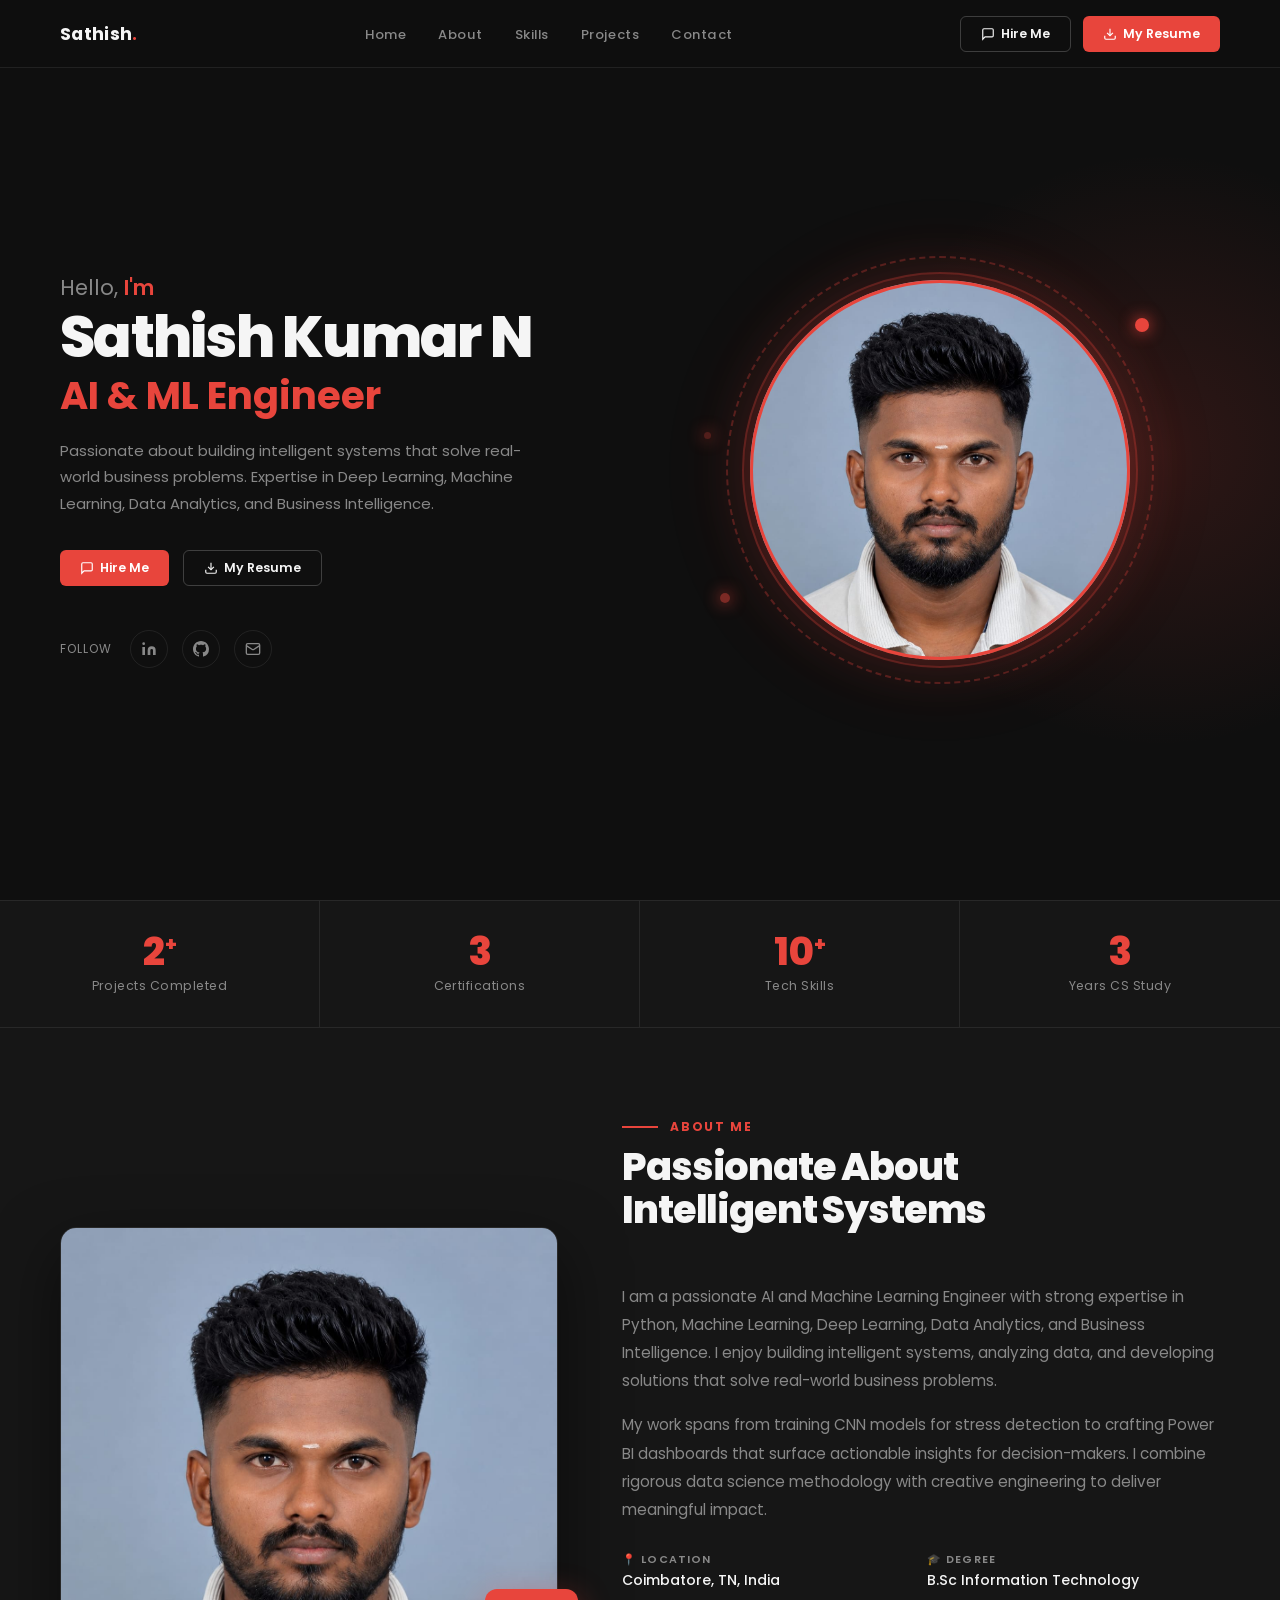
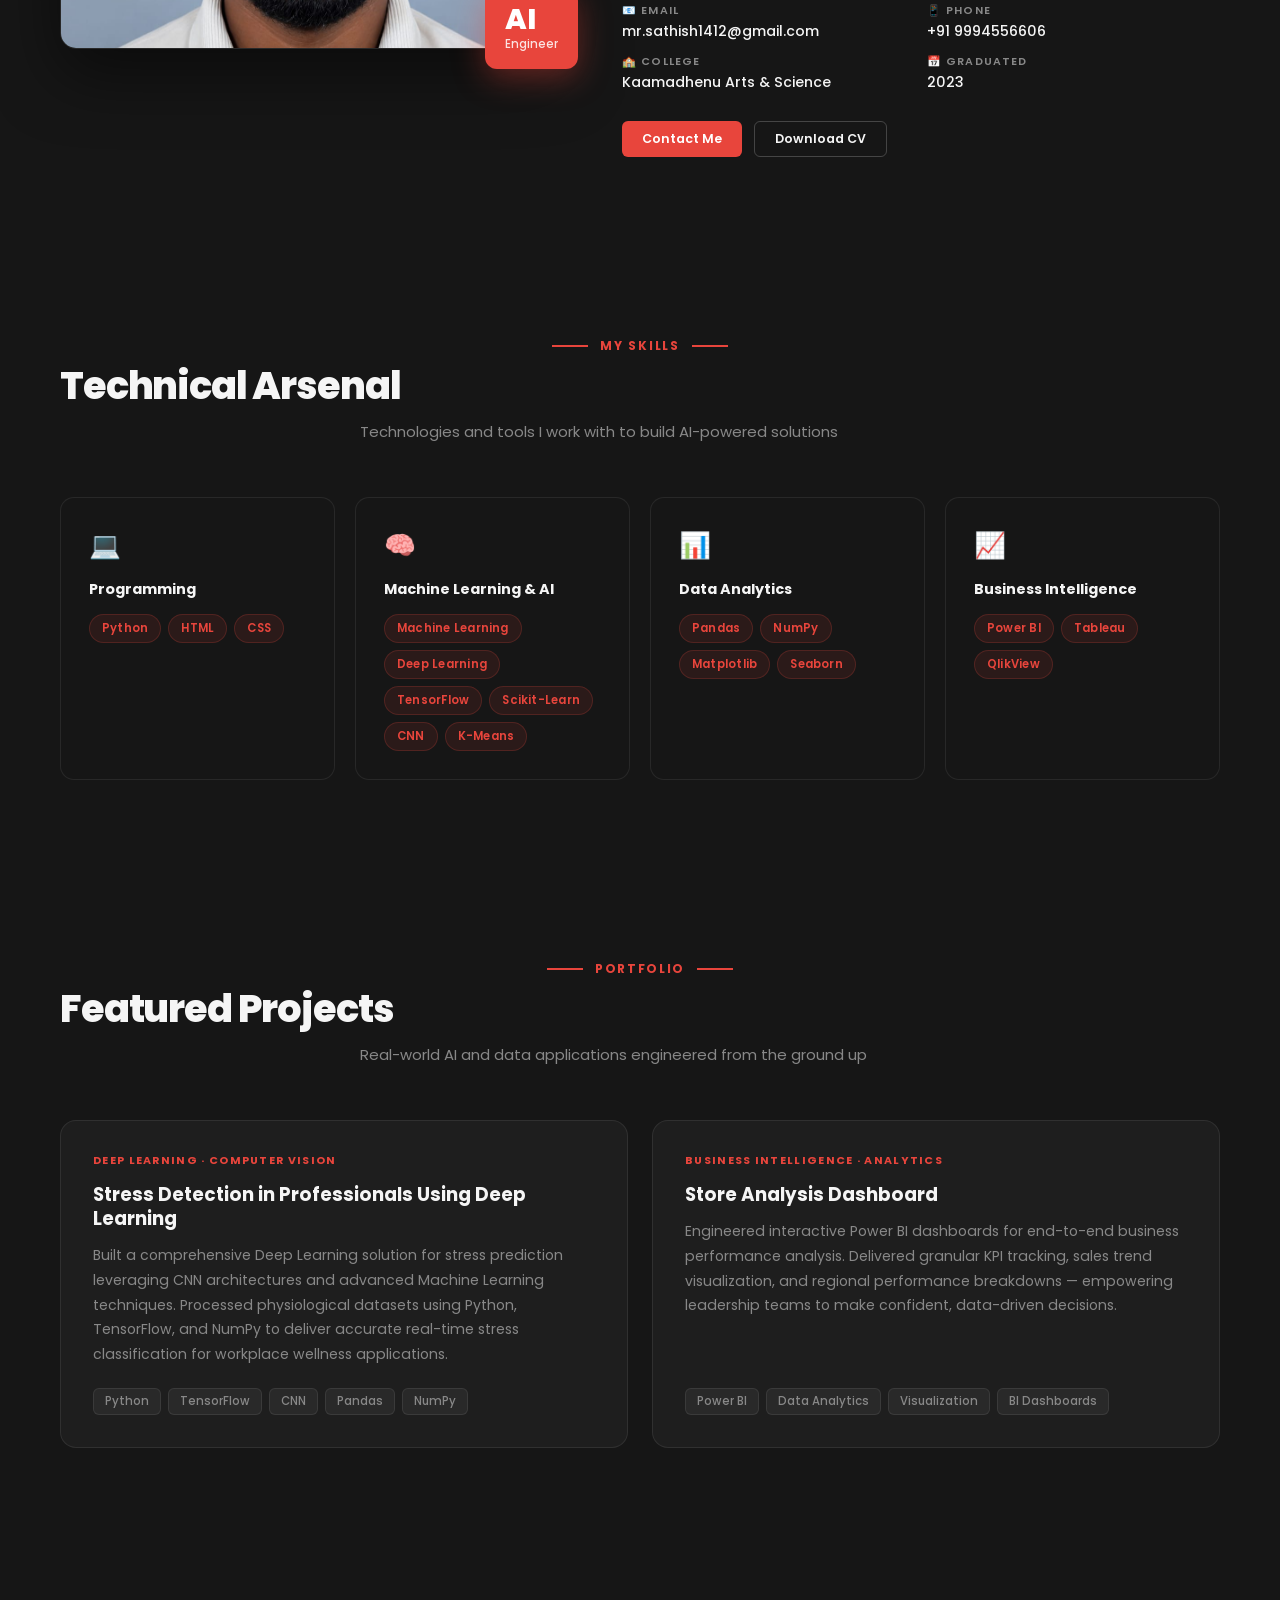
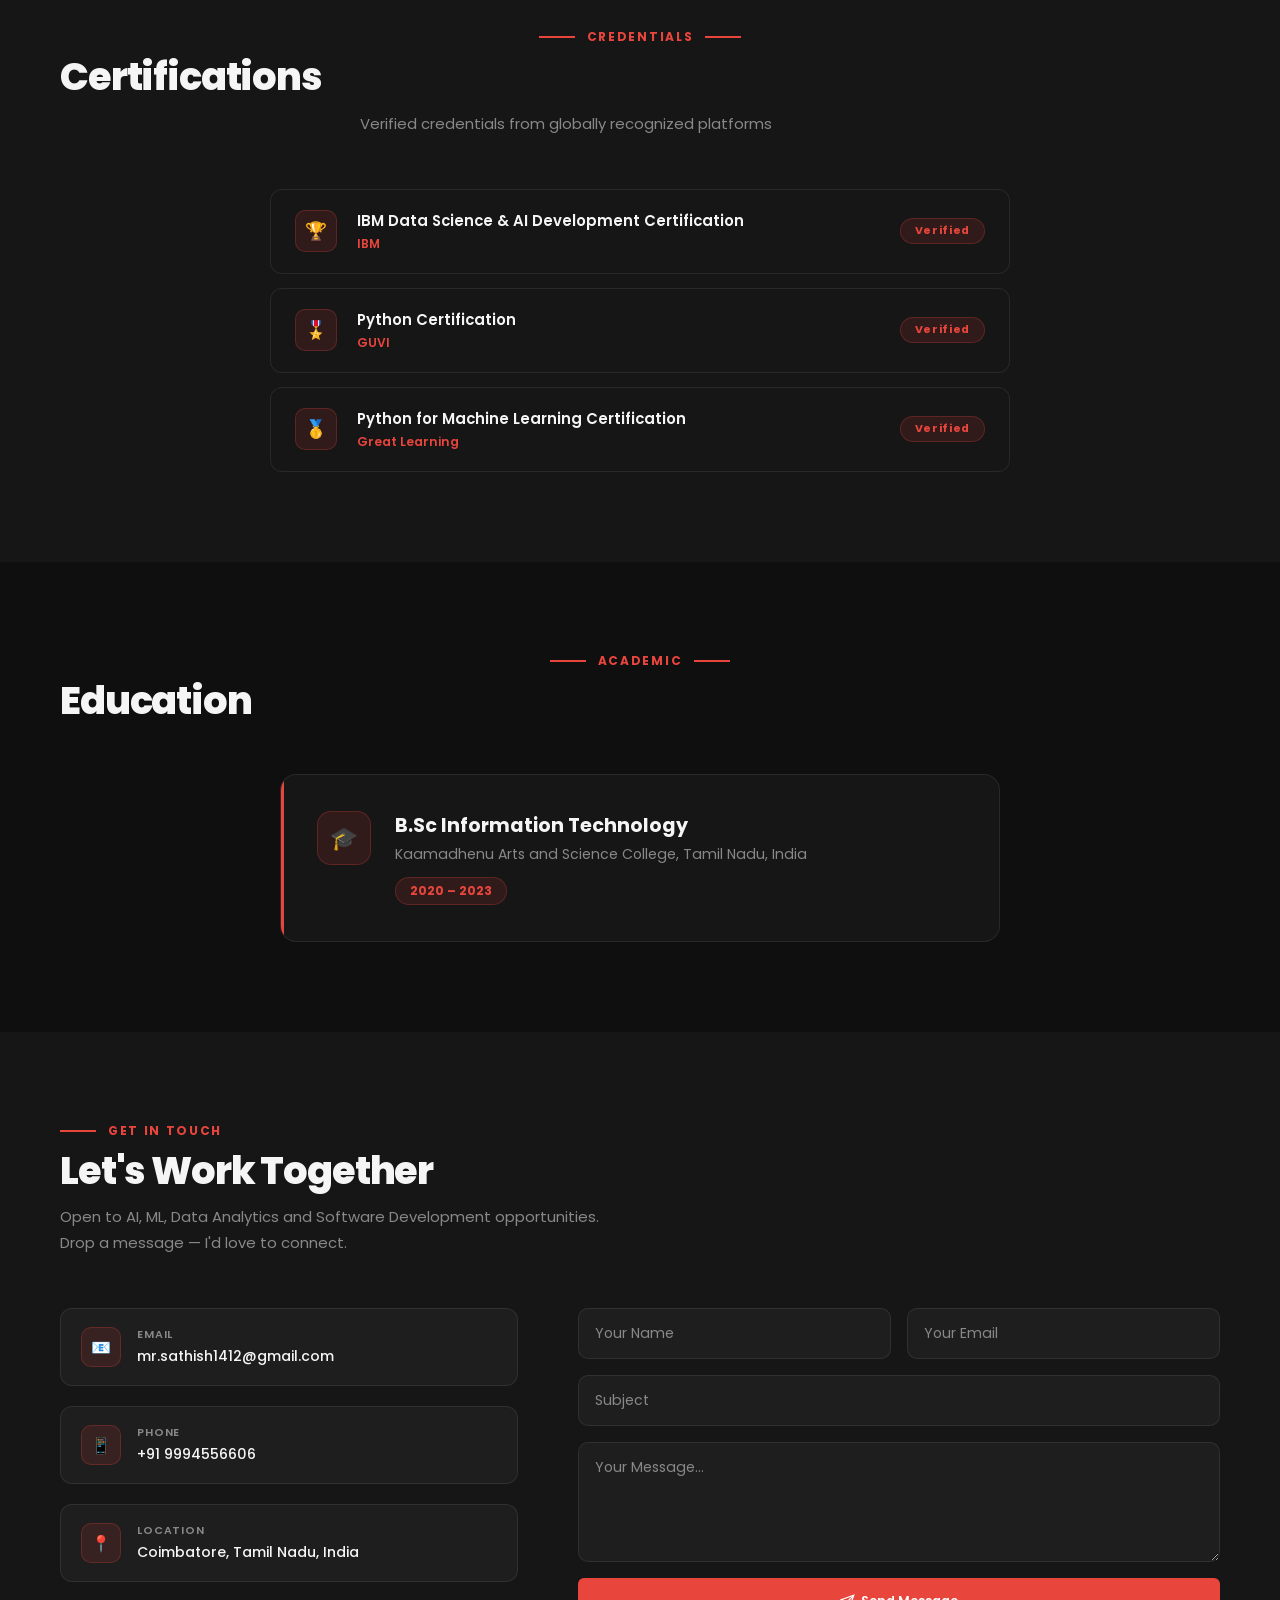
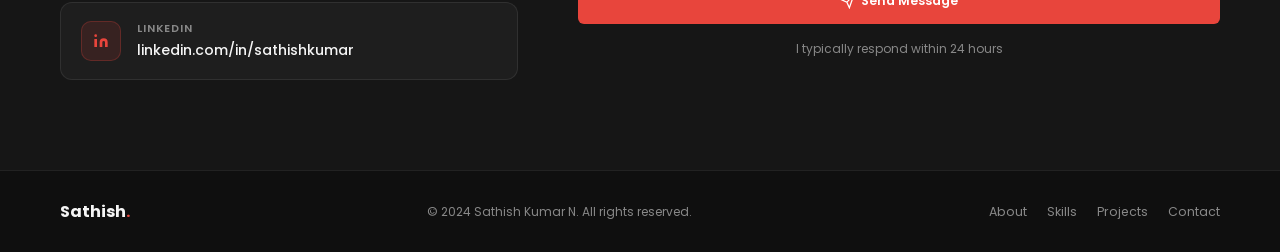
<file: index.html>
<!DOCTYPE html>
<html lang="en">
<head>
<meta charset="UTF-8">
<meta name="viewport" content="width=device-width, initial-scale=1.0">
<meta name="description" content="Sathish Kumar N — AI Engineer, Machine Learning Engineer, Data Analyst. Coimbatore, Tamil Nadu, India.">
<title>Sathish Kumar N — AI & ML </title>
<link rel="preconnect" href="https://fonts.googleapis.com">
<link rel="preconnect" href="https://fonts.gstatic.com" crossorigin>
<link href="https://fonts.googleapis.com/css2?family=Poppins:wght@300;400;500;600;700;800;900&family=Inter:wght@300;400;500;600&display=swap" rel="stylesheet">
<link rel="stylesheet" href="style.css">
</head>
<body>

<!-- NAV -->
<nav id="topnav">
  <div class="nav-logo">Sathish<span>.</span></div>
  <ul class="nav-links">
    <li><a onclick="goto('hero')">Home</a></li>
    <li><a onclick="goto('about')">About</a></li>
    <li><a onclick="goto('skills')">Skills</a></li>
    <li><a onclick="goto('projects')">Projects</a></li>
    <li><a onclick="goto('contact')">Contact</a></li>
  </ul>
  <div class="nav-btns">
    <a class="btn-outline" onclick="goto('contact')">
      <svg width="14" height="14" viewBox="0 0 24 24" fill="none" stroke="currentColor" stroke-width="2"><path d="M21 15a2 2 0 0 1-2 2H7l-4 4V5a2 2 0 0 1 2-2h14a2 2 0 0 1 2 2z"/></svg>
      Hire Me
    </a>
    <a class="btn-red" href="Sathish_Kumar_N_Resume.pdf" download="Sathish_Kumar_N_Resume.pdf">
      <svg width="14" height="14" viewBox="0 0 24 24" fill="none" stroke="currentColor" stroke-width="2"><path d="M21 15v4a2 2 0 0 1-2 2H5a2 2 0 0 1-2-2v-4"/><polyline points="7 10 12 15 17 10"/><line x1="12" y1="15" x2="12" y2="3"/></svg>
      My Resume
    </a>
  </div>
  <button class="hamburger" id="ham" aria-label="Menu">
    <svg width="20" height="20" viewBox="0 0 24 24" fill="none" stroke="currentColor" stroke-width="2"><line x1="3" y1="6" x2="21" y2="6"/><line x1="3" y1="12" x2="21" y2="12"/><line x1="3" y1="18" x2="21" y2="18"/></svg>
  </button>
</nav>

<!-- HERO -->
<section id="hero">
  <div class="hero-bg-glow"></div>
  <div class="hero-left fi">
    <div class="hero-greeting">Hello, <span>I'm</span></div>
    <h1 class="hero-name">Sathish Kumar N</h1>
    <div class="hero-title">AI & ML Engineer</div>
    <p class="hero-bio">Passionate about building intelligent systems that solve real-world business problems. Expertise in Deep Learning, Machine Learning, Data Analytics, and Business Intelligence.</p>
    <div class="hero-actions">
      <button class="btn-red" onclick="goto('contact')">
        <svg width="14" height="14" viewBox="0 0 24 24" fill="none" stroke="currentColor" stroke-width="2"><path d="M21 15a2 2 0 0 1-2 2H7l-4 4V5a2 2 0 0 1 2-2h14a2 2 0 0 1 2 2z"/></svg>
        Hire Me
      </button>
      <a class="btn-outline" href="Sathish_Kumar_N_Resume.pdf" download="Sathish_Kumar_N_Resume.pdf">
        <svg width="14" height="14" viewBox="0 0 24 24" fill="none" stroke="currentColor" stroke-width="2"><path d="M21 15v4a2 2 0 0 1-2 2H5a2 2 0 0 1-2-2v-4"/><polyline points="7 10 12 15 17 10"/><line x1="12" y1="15" x2="12" y2="3"/></svg>
        My Resume
      </a>
    </div>
    <div class="hero-social">
      <span class="social-label">Follow</span>
      <a class="social-btn" href="https://linkedin.com" target="_blank" title="LinkedIn">
        <svg width="16" height="16" viewBox="0 0 24 24" fill="currentColor"><path d="M16 8a6 6 0 0 1 6 6v7h-4v-7a2 2 0 0 0-2-2 2 2 0 0 0-2 2v7h-4v-7a6 6 0 0 1 6-6zM2 9h4v12H2z"/><circle cx="4" cy="4" r="2"/></svg>
      </a>
      <a class="social-btn" href="https://github.com" target="_blank" title="GitHub">
        <svg width="16" height="16" viewBox="0 0 24 24" fill="currentColor"><path d="M12 0C5.37 0 0 5.37 0 12c0 5.31 3.435 9.795 8.205 11.385.6.105.825-.255.825-.57 0-.285-.015-1.23-.015-2.235-3.015.555-3.795-.735-4.035-1.41-.135-.345-.72-1.41-1.23-1.695-.42-.225-1.02-.78-.015-.795.945-.015 1.62.87 1.845 1.23 1.08 1.815 2.805 1.305 3.495.99.105-.78.42-1.305.765-1.605-2.67-.3-5.46-1.335-5.46-5.925 0-1.305.465-2.385 1.23-3.225-.12-.3-.54-1.53.12-3.18 0 0 1.005-.315 3.3 1.23.96-.27 1.98-.405 3-.405s2.04.135 3 .405c2.295-1.56 3.3-1.23 3.3-1.23.66 1.65.24 2.88.12 3.18.765.84 1.23 1.905 1.23 3.225 0 4.605-2.805 5.625-5.475 5.925.435.375.81 1.095.81 2.22 0 1.605-.015 2.895-.015 3.3 0 .315.225.69.825.57A12.02 12.02 0 0 0 24 12c0-6.63-5.37-12-12-12z"/></svg>
      </a>
      <a class="social-btn" href="mailto:mr.sathish1412@gmail.com" title="Email">
        <svg width="16" height="16" viewBox="0 0 24 24" fill="none" stroke="currentColor" stroke-width="2"><rect x="2" y="4" width="20" height="16" rx="2"/><path d="m22 7-8.97 5.7a1.94 1.94 0 0 1-2.06 0L2 7"/></svg>
      </a>
    </div>
  </div>
  <div class="hero-right fi d2">
    <div class="photo-wrap">
      <div class="photo-ring-outer"></div>
      <div class="photo-ring-mid"></div>
      <div class="photo-ring-inner"></div>
      <div class="photo-circle">
        <img src="images/sathish-photo.jpg" alt="Sathish Kumar N — AI & ML Engineer">
      </div>
      <div class="photo-dot d1"></div>
      <div class="photo-dot d2"></div>
      <div class="photo-dot d3"></div>
    </div>
  </div>
</section>

<!-- STATS -->
<div id="stats">
  <div class="stat-item fi"><div class="stat-num">2<sup>+</sup></div><div class="stat-label">Projects Completed</div></div>
  <div class="stat-item fi d1"><div class="stat-num">3</div><div class="stat-label">Certifications</div></div>
  <div class="stat-item fi d2"><div class="stat-num">10<sup>+</sup></div><div class="stat-label">Tech Skills</div></div>
  <div class="stat-item fi d3"><div class="stat-num">3</div><div class="stat-label">Years CS Study</div></div>
</div>

<!-- ABOUT -->
<section id="about" class="section">
  <div class="about-grid">
    <div class="about-photo-wrap fi">
      <div class="about-photo">
        <img src="images/sathish-photo.jpg" alt="Sathish Kumar N">
      </div>
      <div class="about-photo-badge">
        <div class="badge-big">AI</div>
        <div class="badge-small">Engineer</div>
      </div>
    </div>
    <div class="fi d1">
      <div class="section-header">
        <div class="section-eyebrow"><div class="eyebrow-line"></div><span class="eyebrow-text">About Me</span></div>
        <h2 class="section-title">Passionate About<br>Intelligent Systems</h2>
      </div>
      <div class="about-text">
        <p>I am a passionate AI and Machine Learning Engineer with strong expertise in Python, Machine Learning, Deep Learning, Data Analytics, and Business Intelligence. I enjoy building intelligent systems, analyzing data, and developing solutions that solve real-world business problems.</p>
        <p>My work spans from training CNN models for stress detection to crafting Power BI dashboards that surface actionable insights for decision-makers. I combine rigorous data science methodology with creative engineering to deliver meaningful impact.</p>
      </div>
      <div class="about-info">
        <div class="about-info-item"><span class="ai-label">📍 Location</span><span class="ai-value">Coimbatore, TN, India</span></div>
        <div class="about-info-item"><span class="ai-label">🎓 Degree</span><span class="ai-value">B.Sc Information Technology</span></div>
        <div class="about-info-item"><span class="ai-label">📧 Email</span><span class="ai-value">mr.sathish1412@gmail.com</span></div>
        <div class="about-info-item"><span class="ai-label">📱 Phone</span><span class="ai-value">+91 9994556606</span></div>
        <div class="about-info-item"><span class="ai-label">🏫 College</span><span class="ai-value">Kaamadhenu Arts & Science</span></div>
        <div class="about-info-item"><span class="ai-label">📅 Graduated</span><span class="ai-value">2023</span></div>
      </div>
      <div style="margin-top:28px;display:flex;gap:12px;flex-wrap:wrap">
        <a class="btn-red" href="mailto:mr.sathish1412@gmail.com">Contact Me</a>
        <a class="btn-outline" href="resume.pdf" download="Sathish_Kumar_N_Resume.pdf">Download CV</a>
      </div>
    </div>
  </div>
</section>

<!-- SKILLS -->
<section id="skills" class="section" style="background:var(--bg2)">
  <div class="section-header text-center fi">
    <div class="section-eyebrow" style="justify-content:center"><div class="eyebrow-line"></div><span class="eyebrow-text">My Skills</span><div class="eyebrow-line"></div></div>
    <h2 class="section-title">Technical Arsenal</h2>
    <p class="section-sub text-center">Technologies and tools I work with to build AI-powered solutions</p>
  </div>
  <div class="skills-cats">
    <div class="skill-cat-card red fi d1">
      <div class="scc-icon">💻</div>
      <div class="scc-title">Programming</div>
      <div class="scc-tags"><span class="scc-tag">Python</span><span class="scc-tag">HTML</span><span class="scc-tag">CSS</span></div>
    </div>
    <div class="skill-cat-card red fi d2">
      <div class="scc-icon">🧠</div>
      <div class="scc-title">Machine Learning & AI</div>
      <div class="scc-tags"><span class="scc-tag">Machine Learning</span><span class="scc-tag">Deep Learning</span><span class="scc-tag">TensorFlow</span><span class="scc-tag">Scikit-Learn</span><span class="scc-tag">CNN</span><span class="scc-tag">K-Means</span></div>
    </div>
    <div class="skill-cat-card red fi d3">
      <div class="scc-icon">📊</div>
      <div class="scc-title">Data Analytics</div>
      <div class="scc-tags"><span class="scc-tag">Pandas</span><span class="scc-tag">NumPy</span><span class="scc-tag">Matplotlib</span><span class="scc-tag">Seaborn</span></div>
    </div>
    <div class="skill-cat-card red fi d4">
      <div class="scc-icon">📈</div>
      <div class="scc-title">Business Intelligence</div>
      <div class="scc-tags"><span class="scc-tag">Power BI</span><span class="scc-tag">Tableau</span><span class="scc-tag">QlikView</span></div>
    </div>
  </div>
</section>

<!-- PROJECTS -->
<section id="projects" class="section">
  <div class="section-header text-center fi">
    <div class="section-eyebrow" style="justify-content:center"><div class="eyebrow-line"></div><span class="eyebrow-text">Portfolio</span><div class="eyebrow-line"></div></div>
    <h2 class="section-title">Featured Projects</h2>
    <p class="section-sub">Real-world AI and data applications engineered from the ground up</p>
  </div>
  <div class="projects-grid">
    <div class="project-card fi d1">
      <div class="project-type">Deep Learning · Computer Vision</div>
      <div class="project-title">Stress Detection in Professionals Using Deep Learning</div>
      <div class="project-desc">Built a comprehensive Deep Learning solution for stress prediction leveraging CNN architectures and advanced Machine Learning techniques. Processed physiological datasets using Python, TensorFlow, and NumPy to deliver accurate real-time stress classification for workplace wellness applications.</div>
      <div class="project-stack"><span class="ps-tag">Python</span><span class="ps-tag">TensorFlow</span><span class="ps-tag">CNN</span><span class="ps-tag">Pandas</span><span class="ps-tag">NumPy</span></div>
    </div>
    <div class="project-card fi d2">
      <div class="project-type">Business Intelligence · Analytics</div>
      <div class="project-title">Store Analysis Dashboard</div>
      <div class="project-desc">Engineered interactive Power BI dashboards for end-to-end business performance analysis. Delivered granular KPI tracking, sales trend visualization, and regional performance breakdowns — empowering leadership teams to make confident, data-driven decisions.</div>
      <div class="project-stack"><span class="ps-tag">Power BI</span><span class="ps-tag">Data Analytics</span><span class="ps-tag">Visualization</span><span class="ps-tag">BI Dashboards</span></div>
    </div>
  </div>
</section>

<!-- CERTIFICATIONS -->
<section id="certifications" class="section" style="background:var(--bg2)">
  <div class="section-header text-center fi">
    <div class="section-eyebrow" style="justify-content:center"><div class="eyebrow-line"></div><span class="eyebrow-text">Credentials</span><div class="eyebrow-line"></div></div>
    <h2 class="section-title">Certifications</h2>
    <p class="section-sub">Verified credentials from globally recognized platforms</p>
  </div>
  <div class="certs-list">
    <a class="cert-row fi d1" href="certificates/ibm-data-science-ai.pdf" target="_blank" rel="noopener">
      <div class="cert-num">🏆</div>
      <div><div class="cert-name">IBM Data Science &amp; AI Development Certification</div><div class="cert-issuer">IBM</div></div>
      <span class="cert-badge">Verified</span>
    </a>
    <a class="cert-row fi d2" href="certificates/guvi-python.pdf" target="_blank" rel="noopener">
      <div class="cert-num">🎖️</div>
      <div><div class="cert-name">Python Certification</div><div class="cert-issuer">GUVI</div></div>
      <span class="cert-badge">Verified</span>
    </a>
    <a class="cert-row fi d3" href="certificates/greatlearning-python-ml.pdf" target="_blank" rel="noopener">
      <div class="cert-num">🥇</div>
      <div><div class="cert-name">Python for Machine Learning Certification</div><div class="cert-issuer">Great Learning</div></div>
      <span class="cert-badge">Verified</span>
    </a>
  </div>
</section>

<!-- EDUCATION -->
<section id="education" class="section">
  <div class="section-header text-center fi">
    <div class="section-eyebrow" style="justify-content:center"><div class="eyebrow-line"></div><span class="eyebrow-text">Academic</span><div class="eyebrow-line"></div></div>
    <h2 class="section-title">Education</h2>
  </div>
  <div class="edu-card fi d1">
    <div class="edu-icon-wrap">🎓</div>
    <div style="flex:1">
      <div class="edu-degree">B.Sc Information Technology</div>
      <div class="edu-college">Kaamadhenu Arts and Science College, Tamil Nadu, India</div>
      <div style="margin-top:12px"><span class="edu-year">2020 – 2023</span></div>
    </div>
  </div>
</section>

<!-- CONTACT -->
<section id="contact" class="section">
  <div class="section-header fi">
    <div class="section-eyebrow"><div class="eyebrow-line"></div><span class="eyebrow-text">Get In Touch</span></div>
    <h2 class="section-title">Let's Work Together</h2>
    <p class="section-sub">Open to AI, ML, Data Analytics and Software Development opportunities. Drop a message — I'd love to connect.</p>
  </div>
  <div class="contact-grid">
    <div class="contact-info">
      <div class="contact-item fi d1">
        <div class="contact-icon">📧</div>
        <div><div class="ci-label">Email</div><div class="ci-value"><a href="mailto:mr.sathish1412@gmail.com">mr.sathish1412@gmail.com</a></div></div>
      </div>
      <div class="contact-item fi d2">
        <div class="contact-icon">📱</div>
        <div><div class="ci-label">Phone</div><div class="ci-value"><a href="tel:+919994556606">+91 9994556606</a></div></div>
      </div>
      <div class="contact-item fi d3">
        <div class="contact-icon">📍</div>
        <div><div class="ci-label">Location</div><div class="ci-value">Coimbatore, Tamil Nadu, India</div></div>
      </div>
      <div class="contact-item fi d4">
        <div class="contact-icon">
          <svg width="16" height="16" viewBox="0 0 24 24" fill="currentColor" style="color:#e8453c"><path d="M16 8a6 6 0 0 1 6 6v7h-4v-7a2 2 0 0 0-2-2 2 2 0 0 0-2 2v7h-4v-7a6 6 0 0 1 6-6zM2 9h4v12H2z"/><circle cx="4" cy="4" r="2"/></svg>
        </div>
        <div><div class="ci-label">LinkedIn</div><div class="ci-value"><a href="https://linkedin.com" target="_blank">linkedin.com/in/sathishkumar</a></div></div>
      </div>
    </div>
    <div class="contact-form fi d2">
      <div class="form-row">
        <input class="form-input" type="text" placeholder="Your Name">
        <input class="form-input" type="email" placeholder="Your Email">
      </div>
      <input class="form-input" type="text" placeholder="Subject">
      <textarea class="form-input" placeholder="Your Message..."></textarea>
      <button class="btn-red" style="width:100%;justify-content:center;padding:14px" onclick="alert('Message sent! Sathish will get back to you soon.')">
        <svg width="15" height="15" viewBox="0 0 24 24" fill="none" stroke="currentColor" stroke-width="2"><line x1="22" y1="2" x2="11" y2="13"/><polygon points="22 2 15 22 11 13 2 9 22 2"/></svg>
        Send Message
      </button>
      <div class="form-note">I typically respond within 24 hours</div>
    </div>
  </div>
</section>

<!-- FOOTER -->
<footer>
  <div class="footer-logo">Sathish<span>.</span></div>
  <div class="footer-copy">© 2024 Sathish Kumar N. All rights reserved.</div>
  <div class="footer-links">
    <a onclick="goto('about')">About</a>
    <a onclick="goto('skills')">Skills</a>
    <a onclick="goto('projects')">Projects</a>
    <a onclick="goto('contact')">Contact</a>
  </div>
</footer>

<script src="script.js"></script>
</body>
</html>
</file>
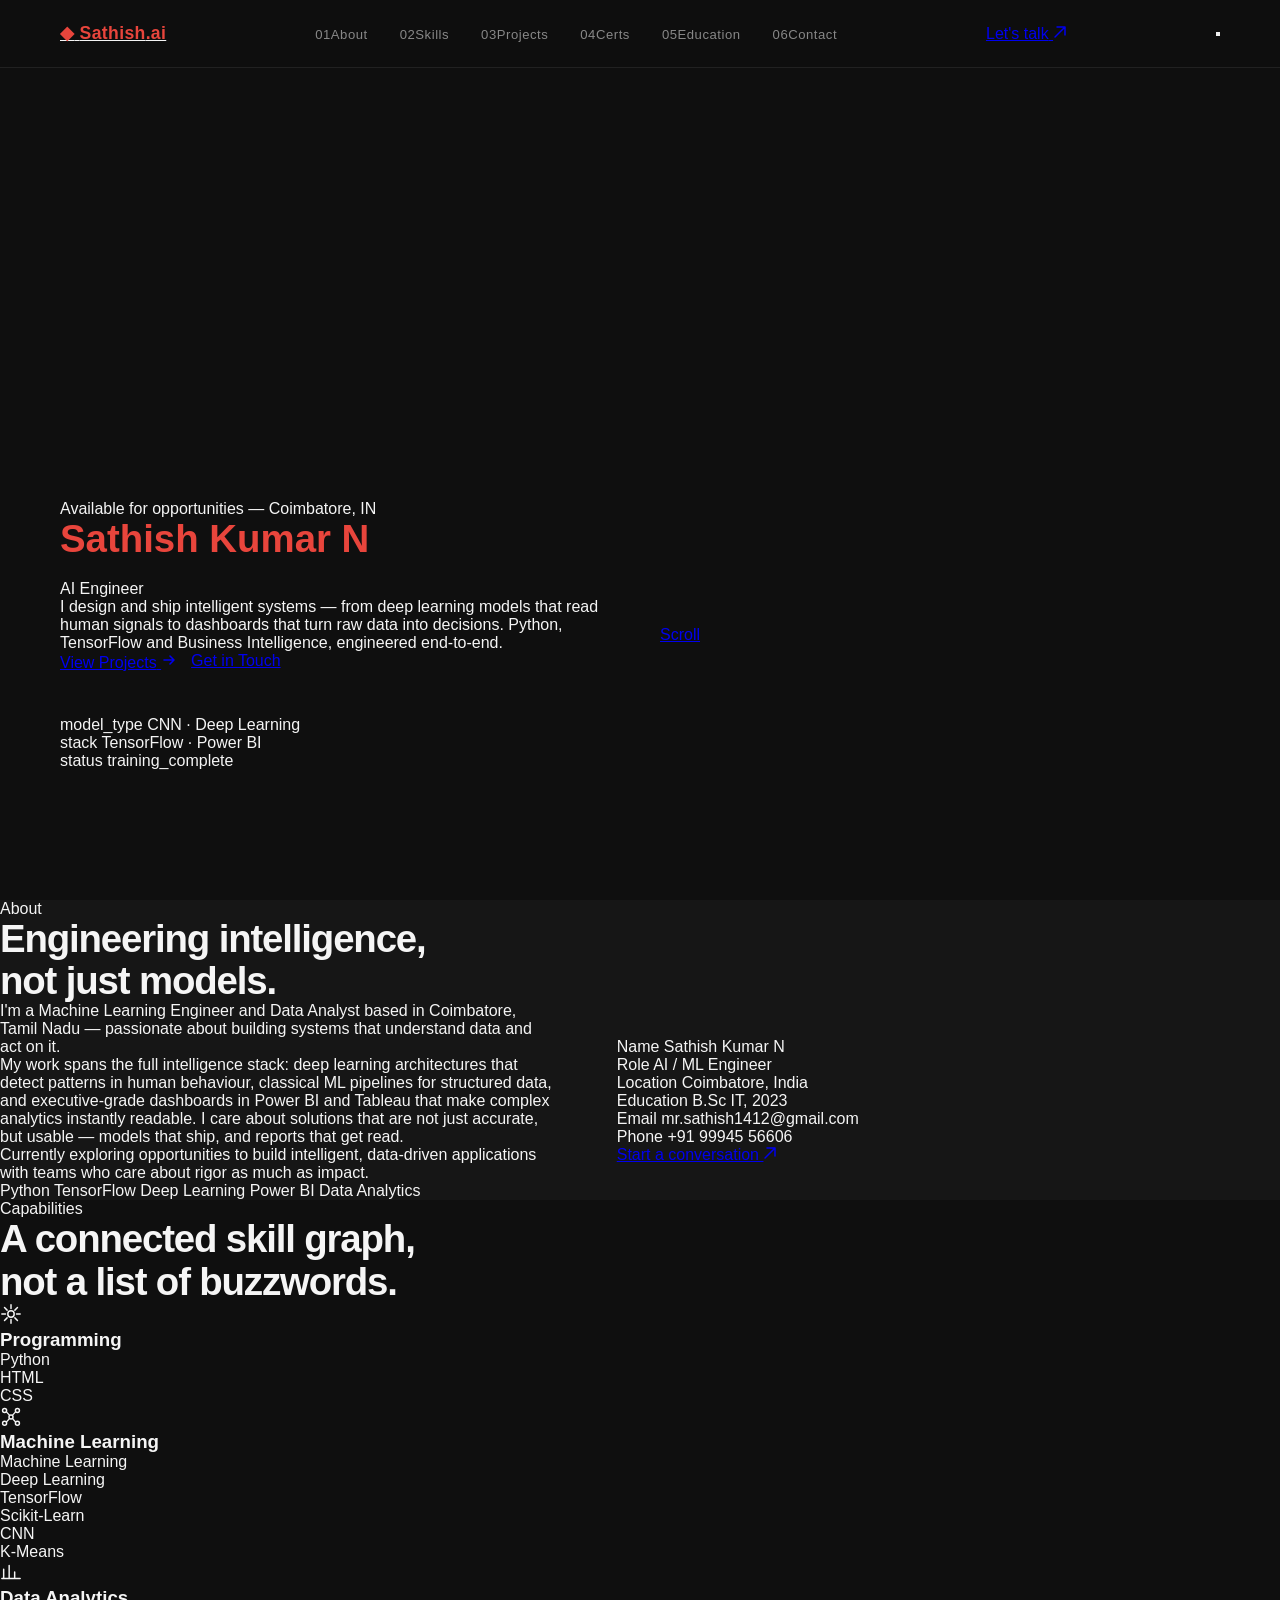
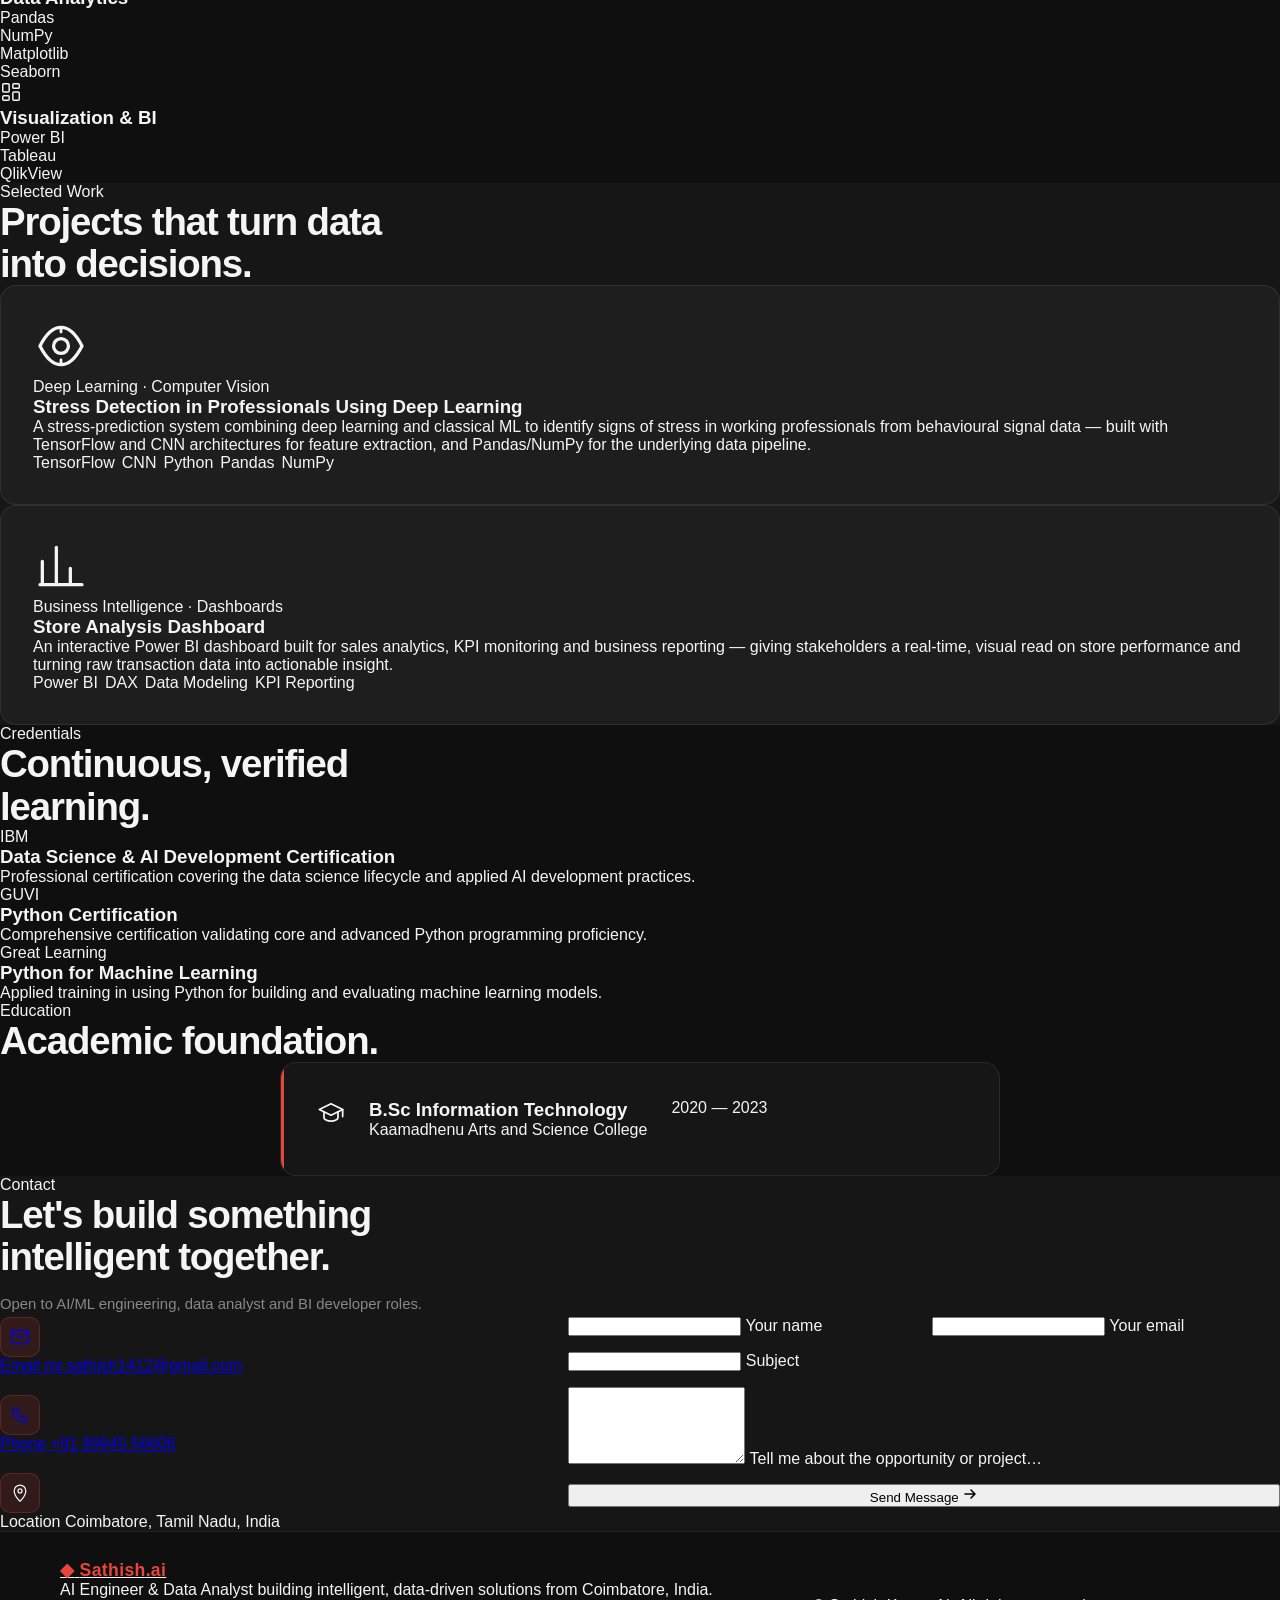
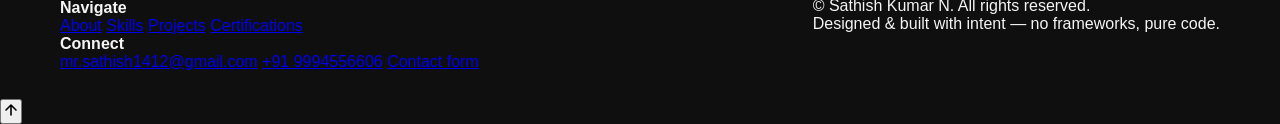
<file: intex.html>
<!DOCTYPE html>
<html lang="en">
<head>
<meta charset="UTF-8">
<meta name="viewport" content="width=device-width, initial-scale=1.0">
<title>Sathish Kumar N — AI &amp; Machine Learning Engineer</title>
<meta name="description" content="Sathish Kumar N — AI Engineer, Machine Learning Engineer &amp; Data Analyst based in Coimbatore, India. Specializing in Deep Learning, TensorFlow, Computer Vision and Business Intelligence.">
<meta name="keywords" content="Sathish Kumar N, AI Engineer, Machine Learning Engineer, Data Analyst, TensorFlow, Power BI, Deep Learning, Coimbatore">
<meta name="author" content="Sathish Kumar N">

<meta property="og:title" content="Sathish Kumar N — AI &amp; Machine Learning Engineer">
<meta property="og:description" content="Building intelligent, data-driven solutions with Machine Learning, Deep Learning and Business Intelligence.">
<meta property="og:type" content="website">

<link rel="icon" href="data:image/svg+xml,<svg xmlns=%22http://www.w3.org/2000/svg%22 viewBox=%220 0 100 100%22><text y=%22.9em%22 font-size=%2290%22 fill=%22%235eead4%22>◆</text></svg>">

<link rel="preconnect" href="https://fonts.googleapis.com">
<link rel="preconnect" href="https://fonts.gstatic.com" crossorigin>
<link href="https://fonts.googleapis.com/css2?family=Space+Grotesk:wght@400;500;600;700&family=Inter:wght@400;500;600;700&family=JetBrains+Mono:wght@400;500;600&display=swap" rel="stylesheet">

<link rel="stylesheet" href="style.css">
</head>
<body>

<div class="grain-overlay" aria-hidden="true"></div>
<div class="cursor-glow" aria-hidden="true"></div>

<!-- ============ NAVIGATION ============ -->
<header class="site-header" id="siteHeader">
  <nav class="navbar" aria-label="Primary">
    <a href="#hero" class="nav-logo">
      <span class="logo-mark" aria-hidden="true">◆</span>
      <span class="logo-text">Sathish<span class="logo-accent">.ai</span></span>
    </a>

    <ul class="nav-links" id="navLinks">
      <li><a href="#about" class="nav-link"><span class="nav-num">01</span>About</a></li>
      <li><a href="#skills" class="nav-link"><span class="nav-num">02</span>Skills</a></li>
      <li><a href="#projects" class="nav-link"><span class="nav-num">03</span>Projects</a></li>
      <li><a href="#certifications" class="nav-link"><span class="nav-num">04</span>Certs</a></li>
      <li><a href="#education" class="nav-link"><span class="nav-num">05</span>Education</a></li>
      <li><a href="#contact" class="nav-link"><span class="nav-num">06</span>Contact</a></li>
    </ul>

    <a href="#contact" class="nav-cta">
      <span>Let's talk</span>
      <svg width="14" height="14" viewBox="0 0 14 14" fill="none"><path d="M2 12L12 2M12 2H4M12 2V10" stroke="currentColor" stroke-width="1.5" stroke-linecap="round" stroke-linejoin="round"/></svg>
    </a>

    <button class="nav-toggle" id="navToggle" aria-label="Toggle navigation menu" aria-expanded="false">
      <span></span><span></span><span></span>
    </button>
  </nav>
</header>

<main id="top">

  <!-- ============ HERO ============ -->
  <section class="hero" id="hero">
    <canvas id="neuralCanvas" class="neural-canvas" aria-hidden="true"></canvas>
    <div class="hero-vignette" aria-hidden="true"></div>

    <div class="hero-inner">
      <p class="hero-eyebrow reveal-up">
        <span class="status-dot" aria-hidden="true"></span>
        Available for opportunities — Coimbatore, IN
      </p>

      <h1 class="hero-title reveal-up" style="--d:1">
        Sathish Kumar N
      </h1>

      <p class="hero-role reveal-up" style="--d:2">
        <span class="role-cycle" id="roleCycle">AI Engineer</span>
      </p>

      <p class="hero-desc reveal-up" style="--d:3">
        I design and ship intelligent systems — from deep learning models that read human signals
        to dashboards that turn raw data into decisions. Python, TensorFlow and Business Intelligence,
        engineered end‑to‑end.
      </p>

      <div class="hero-actions reveal-up" style="--d:4">
        <a href="#projects" class="btn btn-primary">
          <span>View Projects</span>
          <svg width="16" height="16" viewBox="0 0 16 16" fill="none"><path d="M3 8h10M9 4l4 4-4 4" stroke="currentColor" stroke-width="1.6" stroke-linecap="round" stroke-linejoin="round"/></svg>
        </a>
        <a href="mailto:mr.sathish1412@gmail.com" class="btn btn-ghost">
          <span>Get in Touch</span>
        </a>
      </div>

      <div class="hero-metrics reveal-up" style="--d:5">
        <div class="metric">
          <span class="metric-label">model_type</span>
          <span class="metric-value">CNN · Deep Learning</span>
        </div>
        <div class="metric-sep" aria-hidden="true"></div>
        <div class="metric">
          <span class="metric-label">stack</span>
          <span class="metric-value">TensorFlow · Power BI</span>
        </div>
        <div class="metric-sep" aria-hidden="true"></div>
        <div class="metric">
          <span class="metric-label">status</span>
          <span class="metric-value metric-live">training_complete <i></i></span>
        </div>
      </div>
    </div>

    <a href="#about" class="scroll-cue" aria-label="Scroll to About section">
      <span>Scroll</span>
      <div class="scroll-track"><div class="scroll-thumb"></div></div>
    </a>
  </section>

  <!-- ============ ABOUT ============ -->
  <section class="about" id="about">
    <div class="section-inner">
      <div class="section-head">
        <p class="eyebrow"><span class="eyebrow-line"></span>About</p>
        <h2 class="section-title">Engineering intelligence,<br>not just models.</h2>
      </div>

      <div class="about-grid">
        <div class="about-copy">
          <p class="about-lead">
            I'm a Machine Learning Engineer and Data Analyst based in Coimbatore, Tamil Nadu —
            passionate about building systems that understand data and act on it.
          </p>
          <p>
            My work spans the full intelligence stack: deep learning architectures that detect
            patterns in human behaviour, classical ML pipelines for structured data, and
            executive‑grade dashboards in Power BI and Tableau that make complex analytics
            instantly readable. I care about solutions that are not just accurate, but usable —
            models that ship, and reports that get read.
          </p>
          <p>
            Currently exploring opportunities to build intelligent, data‑driven applications
            with teams who care about rigor as much as impact.
          </p>

          <div class="about-tags">
            <span class="tag">Python</span>
            <span class="tag">TensorFlow</span>
            <span class="tag">Deep Learning</span>
            <span class="tag">Power BI</span>
            <span class="tag">Data Analytics</span>
          </div>
        </div>

        <aside class="about-panel">
          <div class="panel-row">
            <span class="panel-key">Name</span>
            <span class="panel-val">Sathish Kumar N</span>
          </div>
          <div class="panel-row">
            <span class="panel-key">Role</span>
            <span class="panel-val">AI / ML Engineer</span>
          </div>
          <div class="panel-row">
            <span class="panel-key">Location</span>
            <span class="panel-val">Coimbatore, India</span>
          </div>
          <div class="panel-row">
            <span class="panel-key">Education</span>
            <span class="panel-val">B.Sc IT, 2023</span>
          </div>
          <div class="panel-row">
            <span class="panel-key">Email</span>
            <span class="panel-val panel-mono">mr.sathish1412@gmail.com</span>
          </div>
          <div class="panel-row">
            <span class="panel-key">Phone</span>
            <span class="panel-val panel-mono">+91 99945 56606</span>
          </div>
          <a href="mailto:mr.sathish1412@gmail.com" class="panel-cta">
            Start a conversation
            <svg width="14" height="14" viewBox="0 0 14 14" fill="none"><path d="M2 12L12 2M12 2H4M12 2V10" stroke="currentColor" stroke-width="1.5" stroke-linecap="round" stroke-linejoin="round"/></svg>
          </a>
        </aside>
      </div>
    </div>
  </section>

  <!-- ============ SKILLS ============ -->
  <section class="skills" id="skills">
    <div class="section-inner">
      <div class="section-head">
        <p class="eyebrow"><span class="eyebrow-line"></span>Capabilities</p>
        <h2 class="section-title">A connected skill graph,<br>not a list of buzzwords.</h2>
      </div>

      <div class="skills-grid">

        <div class="skill-card" style="--accent:#5eead4">
          <div class="skill-card-head">
            <span class="skill-icon" aria-hidden="true">
              <svg width="22" height="22" viewBox="0 0 24 24" fill="none"><path d="M12 2v4M12 18v4M4.93 4.93l2.83 2.83M16.24 16.24l2.83 2.83M2 12h4M18 12h4M4.93 19.07l2.83-2.83M16.24 7.76l2.83-2.83" stroke="currentColor" stroke-width="1.6" stroke-linecap="round"/><circle cx="12" cy="12" r="3.5" stroke="currentColor" stroke-width="1.6"/></svg>
            </span>
            <h3>Programming</h3>
          </div>
          <ul class="skill-list">
            <li><span>Python</span><div class="bar"><i style="--v:96%"></i></div></li>
            <li><span>HTML</span><div class="bar"><i style="--v:88%"></i></div></li>
            <li><span>CSS</span><div class="bar"><i style="--v:85%"></i></div></li>
          </ul>
        </div>

        <div class="skill-card" style="--accent:#a78bfa">
          <div class="skill-card-head">
            <span class="skill-icon" aria-hidden="true">
              <svg width="22" height="22" viewBox="0 0 24 24" fill="none"><circle cx="5" cy="6" r="2.2" stroke="currentColor" stroke-width="1.6"/><circle cx="19" cy="6" r="2.2" stroke="currentColor" stroke-width="1.6"/><circle cx="12" cy="13" r="2.2" stroke="currentColor" stroke-width="1.6"/><circle cx="5" cy="20" r="2.2" stroke="currentColor" stroke-width="1.6"/><circle cx="19" cy="20" r="2.2" stroke="currentColor" stroke-width="1.6"/><path d="M6.8 7.2L10.5 11.4M17.2 7.2L13.5 11.4M10.5 14.6L6.8 18.8M13.5 14.6L17.2 18.8" stroke="currentColor" stroke-width="1.4"/></svg>
            </span>
            <h3>Machine Learning</h3>
          </div>
          <ul class="skill-list">
            <li><span>Machine Learning</span><div class="bar"><i style="--v:92%"></i></div></li>
            <li><span>Deep Learning</span><div class="bar"><i style="--v:90%"></i></div></li>
            <li><span>TensorFlow</span><div class="bar"><i style="--v:88%"></i></div></li>
            <li><span>Scikit‑Learn</span><div class="bar"><i style="--v:90%"></i></div></li>
            <li><span>CNN</span><div class="bar"><i style="--v:85%"></i></div></li>
            <li><span>K‑Means</span><div class="bar"><i style="--v:84%"></i></div></li>
          </ul>
        </div>

        <div class="skill-card" style="--accent:#f0abfc">
          <div class="skill-card-head">
            <span class="skill-icon" aria-hidden="true">
              <svg width="22" height="22" viewBox="0 0 24 24" fill="none"><path d="M4 19V9M10 19V5M16 19v-7M22 19H2" stroke="currentColor" stroke-width="1.6" stroke-linecap="round" stroke-linejoin="round"/></svg>
            </span>
            <h3>Data Analytics</h3>
          </div>
          <ul class="skill-list">
            <li><span>Pandas</span><div class="bar"><i style="--v:93%"></i></div></li>
            <li><span>NumPy</span><div class="bar"><i style="--v:90%"></i></div></li>
            <li><span>Matplotlib</span><div class="bar"><i style="--v:87%"></i></div></li>
            <li><span>Seaborn</span><div class="bar"><i style="--v:86%"></i></div></li>
          </ul>
        </div>

        <div class="skill-card" style="--accent:#fbbf24">
          <div class="skill-card-head">
            <span class="skill-icon" aria-hidden="true">
              <svg width="22" height="22" viewBox="0 0 24 24" fill="none"><rect x="3" y="3" width="7" height="9" rx="1.2" stroke="currentColor" stroke-width="1.6"/><rect x="14" y="3" width="7" height="5" rx="1.2" stroke="currentColor" stroke-width="1.6"/><rect x="14" y="12" width="7" height="9" rx="1.2" stroke="currentColor" stroke-width="1.6"/><rect x="3" y="16" width="7" height="5" rx="1.2" stroke="currentColor" stroke-width="1.6"/></svg>
            </span>
            <h3>Visualization &amp; BI</h3>
          </div>
          <ul class="skill-list">
            <li><span>Power BI</span><div class="bar"><i style="--v:94%"></i></div></li>
            <li><span>Tableau</span><div class="bar"><i style="--v:88%"></i></div></li>
            <li><span>QlikView</span><div class="bar"><i style="--v:80%"></i></div></li>
          </ul>
        </div>

      </div>
    </div>
  </section>

  <!-- ============ PROJECTS ============ -->
  <section class="projects" id="projects">
    <div class="section-inner">
      <div class="section-head">
        <p class="eyebrow"><span class="eyebrow-line"></span>Selected Work</p>
        <h2 class="section-title">Projects that turn data<br>into decisions.</h2>
      </div>

      <div class="project-list">

        <article class="project-card">
          <div class="project-visual" aria-hidden="true">
            <div class="visual-grid"></div>
            <svg class="visual-icon" width="56" height="56" viewBox="0 0 24 24" fill="none"><path d="M3 12c2.5-5 5.5-8 9-8s6.5 3 9 8c-2.5 5-5.5 8-9 8s-6.5-3-9-8Z" stroke="currentColor" stroke-width="1.4"/><circle cx="12" cy="12" r="3.2" stroke="currentColor" stroke-width="1.4"/><path d="M12 4v2M12 18v2" stroke="currentColor" stroke-width="1.2" stroke-linecap="round"/></svg>
          </div>
          <div class="project-body">
            <span class="project-tag">Deep Learning · Computer Vision</span>
            <h3>Stress Detection in Professionals Using Deep Learning</h3>
            <p>
              A stress‑prediction system combining deep learning and classical ML to identify
              signs of stress in working professionals from behavioural signal data —
              built with TensorFlow and CNN architectures for feature extraction, and
              Pandas/NumPy for the underlying data pipeline.
            </p>
            <div class="project-stack">
              <span>TensorFlow</span><span>CNN</span><span>Python</span><span>Pandas</span><span>NumPy</span>
            </div>
          </div>
        </article>

        <article class="project-card">
          <div class="project-visual" aria-hidden="true">
            <div class="visual-grid"></div>
            <svg class="visual-icon" width="56" height="56" viewBox="0 0 24 24" fill="none"><path d="M4 20V10M10 20V4M16 20v-7M21 20H3" stroke="currentColor" stroke-width="1.4" stroke-linecap="round" stroke-linejoin="round"/></svg>
          </div>
          <div class="project-body">
            <span class="project-tag">Business Intelligence · Dashboards</span>
            <h3>Store Analysis Dashboard</h3>
            <p>
              An interactive Power BI dashboard built for sales analytics, KPI monitoring
              and business reporting — giving stakeholders a real‑time, visual read on
              store performance and turning raw transaction data into actionable insight.
            </p>
            <div class="project-stack">
              <span>Power BI</span><span>DAX</span><span>Data Modeling</span><span>KPI Reporting</span>
            </div>
          </div>
        </article>

      </div>
    </div>
  </section>

  <!-- ============ CERTIFICATIONS ============ -->
  <section class="certifications" id="certifications">
    <div class="section-inner">
      <div class="section-head">
        <p class="eyebrow"><span class="eyebrow-line"></span>Credentials</p>
        <h2 class="section-title">Continuous, verified<br>learning.</h2>
      </div>

      <div class="cert-timeline">
        <div class="cert-line" aria-hidden="true"></div>

        <div class="cert-item">
          <div class="cert-node" aria-hidden="true"></div>
          <div class="cert-card">
            <span class="cert-org">IBM</span>
            <h3>Data Science &amp; AI Development Certification</h3>
            <p>Professional certification covering the data science lifecycle and applied AI development practices.</p>
          </div>
        </div>

        <div class="cert-item">
          <div class="cert-node" aria-hidden="true"></div>
          <div class="cert-card">
            <span class="cert-org">GUVI</span>
            <h3>Python Certification</h3>
            <p>Comprehensive certification validating core and advanced Python programming proficiency.</p>
          </div>
        </div>

        <div class="cert-item">
          <div class="cert-node" aria-hidden="true"></div>
          <div class="cert-card">
            <span class="cert-org">Great Learning</span>
            <h3>Python for Machine Learning</h3>
            <p>Applied training in using Python for building and evaluating machine learning models.</p>
          </div>
        </div>
      </div>
    </div>
  </section>

  <!-- ============ EDUCATION ============ -->
  <section class="education" id="education">
    <div class="section-inner">
      <div class="section-head">
        <p class="eyebrow"><span class="eyebrow-line"></span>Education</p>
        <h2 class="section-title">Academic foundation.</h2>
      </div>

      <div class="edu-card">
        <div class="edu-icon" aria-hidden="true">
          <svg width="28" height="28" viewBox="0 0 24 24" fill="none"><path d="M2 9l10-5 10 5-10 5-10-5Z" stroke="currentColor" stroke-width="1.5" stroke-linejoin="round"/><path d="M6 11v5c0 1.5 2.7 3 6 3s6-1.5 6-3v-5" stroke="currentColor" stroke-width="1.5" stroke-linecap="round"/><path d="M22 9v6" stroke="currentColor" stroke-width="1.5" stroke-linecap="round"/></svg>
        </div>
        <div class="edu-body">
          <h3>B.Sc Information Technology</h3>
          <p class="edu-school">Kaamadhenu Arts and Science College</p>
        </div>
        <div class="edu-period">2020 — 2023</div>
      </div>
    </div>
  </section>

  <!-- ============ CONTACT ============ -->
  <section class="contact" id="contact">
    <div class="section-inner">
      <div class="section-head section-head-center">
        <p class="eyebrow eyebrow-center"><span class="eyebrow-line"></span>Contact</p>
        <h2 class="section-title">Let's build something<br>intelligent together.</h2>
        <p class="section-sub">Open to AI/ML engineering, data analyst and BI developer roles.</p>
      </div>

      <div class="contact-grid">
        <div class="contact-info">
          <a href="mailto:mr.sathish1412@gmail.com" class="contact-row">
            <span class="contact-icon" aria-hidden="true">
              <svg width="20" height="20" viewBox="0 0 24 24" fill="none"><rect x="2" y="4" width="20" height="16" rx="2" stroke="currentColor" stroke-width="1.5"/><path d="m3 6 9 7 9-7" stroke="currentColor" stroke-width="1.5" stroke-linecap="round" stroke-linejoin="round"/></svg>
            </span>
            <span>
              <span class="contact-label">Email</span>
              <span class="contact-value">mr.sathish1412@gmail.com</span>
            </span>
          </a>
          <a href="tel:+919994556606" class="contact-row">
            <span class="contact-icon" aria-hidden="true">
              <svg width="20" height="20" viewBox="0 0 24 24" fill="none"><path d="M5 4h4l2 5-2.5 1.5a11 11 0 0 0 5 5L15 13l5 2v4a2 2 0 0 1-2 2A16 16 0 0 1 3 6a2 2 0 0 1 2-2Z" stroke="currentColor" stroke-width="1.5" stroke-linejoin="round"/></svg>
            </span>
            <span>
              <span class="contact-label">Phone</span>
              <span class="contact-value">+91 99945 56606</span>
            </span>
          </a>
          <div class="contact-row contact-row-static">
            <span class="contact-icon" aria-hidden="true">
              <svg width="20" height="20" viewBox="0 0 24 24" fill="none"><path d="M12 22s7-7.2 7-12.5A7 7 0 0 0 5 9.5C5 14.8 12 22 12 22Z" stroke="currentColor" stroke-width="1.5" stroke-linejoin="round"/><circle cx="12" cy="9.5" r="2.4" stroke="currentColor" stroke-width="1.5"/></svg>
            </span>
            <span>
              <span class="contact-label">Location</span>
              <span class="contact-value">Coimbatore, Tamil Nadu, India</span>
            </span>
          </div>
        </div>

        <form class="contact-form" id="contactForm" novalidate>
          <div class="form-row">
            <div class="form-field">
              <input type="text" id="name" name="name" placeholder=" " required autocomplete="name">
              <label for="name">Your name</label>
            </div>
            <div class="form-field">
              <input type="email" id="email" name="email" placeholder=" " required autocomplete="email">
              <label for="email">Your email</label>
            </div>
          </div>
          <div class="form-field">
            <input type="text" id="subject" name="subject" placeholder=" " required>
            <label for="subject">Subject</label>
          </div>
          <div class="form-field">
            <textarea id="message" name="message" rows="5" placeholder=" " required></textarea>
            <label for="message">Tell me about the opportunity or project…</label>
          </div>
          <button type="submit" class="btn btn-primary btn-full" id="formSubmit">
            <span class="btn-text">Send Message</span>
            <svg class="btn-icon" width="16" height="16" viewBox="0 0 16 16" fill="none"><path d="M3 8h10M9 4l4 4-4 4" stroke="currentColor" stroke-width="1.6" stroke-linecap="round" stroke-linejoin="round"/></svg>
          </button>
          <p class="form-note" id="formNote" role="status" aria-live="polite"></p>
        </form>
      </div>
    </div>
  </section>

</main>

<!-- ============ FOOTER ============ -->
<footer class="site-footer">
  <div class="section-inner footer-inner">
    <div class="footer-brand">
      <a href="#hero" class="nav-logo">
        <span class="logo-mark" aria-hidden="true">◆</span>
        <span class="logo-text">Sathish<span class="logo-accent">.ai</span></span>
      </a>
      <p>AI Engineer &amp; Data Analyst building intelligent, data‑driven solutions from Coimbatore, India.</p>
    </div>

    <div class="footer-col">
      <h4>Navigate</h4>
      <a href="#about">About</a>
      <a href="#skills">Skills</a>
      <a href="#projects">Projects</a>
      <a href="#certifications">Certifications</a>
    </div>

    <div class="footer-col">
      <h4>Connect</h4>
      <a href="mailto:mr.sathish1412@gmail.com">mr.sathish1412@gmail.com</a>
      <a href="tel:+919994556606">+91 9994556606</a>
      <a href="#contact">Contact form</a>
    </div>
  </div>

  <div class="footer-bottom">
    <div class="section-inner footer-bottom-inner">
      <p>© <span id="year"></span> Sathish Kumar N. All rights reserved.</p>
      <p class="footer-built">Designed &amp; built with intent — no frameworks, pure code.</p>
    </div>
  </div>
</footer>

<button class="back-to-top" id="backToTop" aria-label="Back to top">
  <svg width="18" height="18" viewBox="0 0 18 18" fill="none"><path d="M9 14V4M4 9l5-5 5 5" stroke="currentColor" stroke-width="1.6" stroke-linecap="round" stroke-linejoin="round"/></svg>
</button>

<script src="script.js"></script>
</body>
</html>
</file>
<file: style.css>
*{margin:0;padding:0;box-sizing:border-box}
:root{
  --bg:#0f0f0f;
  --bg2:#161616;
  --bg3:#1e1e1e;
  --red:#e8453c;
  --red2:#ff6b63;
  --text:#f5f5f5;
  --muted:#888;
  --border:rgba(255,255,255,0.08);
}
html{scroll-behavior:smooth}
body{background:var(--bg);font-family:'Poppins',sans-serif;color:var(--text);overflow-x:hidden}
::-webkit-scrollbar{width:4px}
::-webkit-scrollbar-track{background:var(--bg)}
::-webkit-scrollbar-thumb{background:var(--red);border-radius:99px}

/* NAV */
nav{
  position:fixed;top:0;left:0;right:0;z-index:999;
  display:flex;align-items:center;justify-content:space-between;
  padding:0 60px;height:68px;
  background:rgba(15,15,15,0.92);
  backdrop-filter:blur(20px);
  border-bottom:1px solid var(--border);
  transition:all .3s;
}
.nav-logo{font-weight:700;font-size:1.1rem;letter-spacing:.02em;color:var(--text)}
.nav-logo span{color:var(--red)}
.nav-links{display:flex;gap:32px;list-style:none}
.nav-links a{color:var(--muted);text-decoration:none;font-size:.82rem;font-weight:500;letter-spacing:.04em;transition:color .2s;cursor:pointer}
.nav-links a:hover{color:var(--text)}
.nav-btns{display:flex;gap:12px}
.btn-outline{padding:8px 20px;border-radius:6px;border:1px solid rgba(255,255,255,0.2);background:transparent;color:var(--text);font-size:.78rem;font-weight:600;cursor:pointer;transition:all .3s;font-family:'Poppins',sans-serif;text-decoration:none;display:inline-flex;align-items:center;gap:6px}
.btn-outline:hover{border-color:var(--red);color:var(--red)}
.btn-red{padding:8px 20px;border-radius:6px;border:none;background:var(--red);color:#fff;font-size:.78rem;font-weight:600;cursor:pointer;transition:all .3s;font-family:'Poppins',sans-serif;text-decoration:none;display:inline-flex;align-items:center;gap:6px}
.btn-red:hover{background:var(--red2);transform:translateY(-1px);box-shadow:0 6px 20px rgba(232,69,60,.4)}
.hamburger{display:none;background:none;border:1px solid var(--border);border-radius:6px;padding:7px;cursor:pointer;color:var(--muted)}

/* HERO */
#hero{
  min-height:100vh;
  display:grid;
  grid-template-columns:1fr 1fr;
  align-items:center;
  padding:100px 60px 60px;
  gap:40px;
  position:relative;
  overflow:hidden;
}
.hero-bg-glow{
  position:absolute;
  width:600px;height:600px;
  top:50%;right:0;
  transform:translate(30%,-50%);
  background:radial-gradient(circle,rgba(232,69,60,.15) 0%,transparent 70%);
  pointer-events:none;
}
.hero-left{position:relative;z-index:2}
.hero-greeting{font-size:1.3rem;font-weight:400;color:var(--muted);margin-bottom:4px}
.hero-greeting span{color:var(--red);font-weight:600}
.hero-name{font-size:clamp(2.5rem,4.5vw,4rem);font-weight:800;line-height:1.05;letter-spacing:-.03em;margin-bottom:8px}
.hero-title{font-size:clamp(1.6rem,3vw,2.6rem);font-weight:700;color:var(--red);line-height:1.1;margin-bottom:20px}
.hero-bio{color:var(--muted);font-size:.93rem;line-height:1.8;max-width:480px;margin-bottom:32px}
.hero-actions{display:flex;gap:14px;flex-wrap:wrap;margin-bottom:44px}
.hero-social{display:flex;gap:14px;align-items:center}
.social-label{color:var(--muted);font-size:.75rem;letter-spacing:.08em;text-transform:uppercase;margin-right:4px}
.social-btn{width:38px;height:38px;border-radius:50%;border:1px solid var(--border);display:flex;align-items:center;justify-content:center;color:var(--muted);text-decoration:none;transition:all .3s}
.social-btn:hover{border-color:var(--red);color:var(--red);transform:translateY(-2px)}
.hero-right{display:flex;justify-content:center;align-items:center;position:relative;z-index:2}
.photo-wrap{position:relative;width:380px;height:380px}
.photo-ring-outer{
  position:absolute;inset:-24px;
  border-radius:50%;
  border:2px dashed rgba(232,69,60,.3);
  animation:spin-slow 20s linear infinite;
}
.photo-ring-mid{
  position:absolute;inset:-8px;
  border-radius:50%;
  border:2px solid rgba(232,69,60,.25);
}
.photo-ring-inner{
  position:absolute;inset:0;
  border-radius:50%;
  border:3px solid var(--red);
  box-shadow:0 0 0 8px rgba(232,69,60,.08),0 0 60px rgba(232,69,60,.2),0 0 100px rgba(232,69,60,.1);
}
.photo-circle{
  width:100%;height:100%;
  border-radius:50%;
  overflow:hidden;
  background:var(--bg3);
}
.photo-circle img{width:100%;height:100%;object-fit:cover;object-position:center top}
.photo-dot{
  position:absolute;
  width:14px;height:14px;
  border-radius:50%;
  background:var(--red);
  box-shadow:0 0 16px var(--red);
}
.photo-dot.d1{top:10%;right:-5%}
.photo-dot.d2{bottom:15%;left:-8%;width:10px;height:10px;background:rgba(232,69,60,.5)}
.photo-dot.d3{top:40%;left:-12%;width:7px;height:7px;background:rgba(232,69,60,.3)}
@keyframes spin-slow{from{transform:rotate(0deg)}to{transform:rotate(360deg)}}

/* STATS */
#stats{
  display:grid;grid-template-columns:repeat(4,1fr);gap:0;
  border-top:1px solid var(--border);
  border-bottom:1px solid var(--border);
  background:var(--bg2);
}
.stat-item{
  padding:32px 24px;
  text-align:center;
  border-right:1px solid var(--border);
  transition:background .3s;
}
.stat-item:last-child{border-right:none}
.stat-item:hover{background:var(--bg3)}
.stat-num{font-size:2.4rem;font-weight:800;color:var(--red);line-height:1;font-family:'Poppins',sans-serif}
.stat-num sup{font-size:1.2rem}
.stat-label{color:var(--muted);font-size:.78rem;margin-top:6px;letter-spacing:.04em}

/* SECTION BASE */
.section{padding:90px 60px}
.section-header{margin-bottom:52px}
.section-eyebrow{display:flex;align-items:center;gap:12px;margin-bottom:10px}
.eyebrow-line{width:36px;height:2px;background:var(--red)}
.eyebrow-text{color:var(--red);font-size:.75rem;font-weight:700;letter-spacing:.14em;text-transform:uppercase}
.section-title{font-size:clamp(1.8rem,3vw,2.6rem);font-weight:800;letter-spacing:-.03em;line-height:1.1}
.section-sub{color:var(--muted);font-size:.93rem;line-height:1.75;margin-top:12px;max-width:560px}
.text-center .section-sub{margin-left:auto;margin-right:auto}

/* ABOUT */
#about{background:var(--bg2)}
.about-grid{display:grid;grid-template-columns:1fr 1.2fr;gap:64px;align-items:center}
.about-photo-wrap{position:relative}
.about-photo{
  width:100%;border-radius:16px;overflow:hidden;
  border:1px solid var(--border);
  box-shadow:0 24px 64px rgba(0,0,0,.5);
}
.about-photo img{width:100%;height:420px;object-fit:cover;object-position:center top;display:block}
.about-photo-badge{
  position:absolute;bottom:-20px;right:-20px;
  background:var(--red);color:#fff;
  border-radius:12px;padding:16px 20px;
  box-shadow:0 8px 32px rgba(232,69,60,.4);
}
.badge-big{font-size:1.8rem;font-weight:800;line-height:1}
.badge-small{font-size:.72rem;font-weight:500;opacity:.85;margin-top:2px}
.about-text p{color:var(--muted);line-height:1.85;font-size:.95rem;margin-bottom:16px}
.about-info{display:grid;grid-template-columns:1fr 1fr;gap:12px;margin-top:28px}
.about-info-item{display:flex;flex-direction:column;gap:2px}
.ai-label{color:var(--muted);font-size:.68rem;font-weight:600;letter-spacing:.1em;text-transform:uppercase}
.ai-value{color:var(--text);font-size:.88rem;font-weight:500}

/* SKILLS */
.skills-cats{display:grid;grid-template-columns:repeat(auto-fit,minmax(260px,1fr));gap:20px}
.skill-cat-card{
  background:var(--bg2);border:1px solid var(--border);
  border-radius:14px;padding:28px;
  transition:all .3s;
  position:relative;overflow:hidden;
}
.skill-cat-card::after{
  content:'';position:absolute;top:0;left:0;right:0;height:2px;
  opacity:0;transition:opacity .3s;
}
.skill-cat-card.red::after{background:var(--red)}
.skill-cat-card:hover{border-color:rgba(232,69,60,.3);transform:translateY(-4px)}
.skill-cat-card:hover::after{opacity:1}
.scc-icon{font-size:1.6rem;margin-bottom:14px}
.scc-title{font-size:.9rem;font-weight:700;margin-bottom:14px;color:var(--text)}
.scc-tags{display:flex;flex-wrap:wrap;gap:7px}
.scc-tag{
  padding:5px 12px;border-radius:99px;
  background:rgba(232,69,60,.1);border:1px solid rgba(232,69,60,.2);
  color:#e8453c;font-size:.72rem;font-weight:600;letter-spacing:.02em;
  transition:all .25s;cursor:default;
}
.scc-tag:hover{background:rgba(232,69,60,.2);border-color:var(--red)}

/* PROJECTS */
#projects{background:var(--bg2)}
.projects-grid{display:grid;grid-template-columns:repeat(auto-fit,minmax(340px,1fr));gap:24px}
.project-card{
  background:var(--bg3);border:1px solid var(--border);
  border-radius:16px;padding:32px;
  transition:all .35s;display:flex;flex-direction:column;
  position:relative;overflow:hidden;
}
.project-card::before{
  content:'';position:absolute;top:0;left:0;right:0;height:3px;
  background:linear-gradient(90deg,var(--red),#ff8a84);
  transform:scaleX(0);transform-origin:left;transition:transform .35s;
}
.project-card:hover::before{transform:scaleX(1)}
.project-card:hover{border-color:rgba(232,69,60,.25);transform:translateY(-6px);box-shadow:0 20px 60px rgba(0,0,0,.5)}
.project-type{font-size:.68rem;font-weight:700;letter-spacing:.12em;text-transform:uppercase;color:var(--red);margin-bottom:14px}
.project-title{font-size:1.15rem;font-weight:700;line-height:1.3;margin-bottom:12px;color:var(--text)}
.project-desc{color:var(--muted);font-size:.88rem;line-height:1.75;flex:1;margin-bottom:22px}
.project-stack{display:flex;flex-wrap:wrap;gap:7px}
.ps-tag{padding:4px 11px;border-radius:6px;background:rgba(255,255,255,.05);border:1px solid var(--border);color:var(--muted);font-size:.72rem;font-weight:500}

/* CERTS */
.certs-list{display:flex;flex-direction:column;gap:14px;max-width:740px;margin:0 auto}
.cert-row{
  display:flex;align-items:center;gap:20px;
  background:var(--bg2);border:1px solid var(--border);
  border-radius:12px;padding:20px 24px;
  transition:all .3s;
  text-decoration:none;cursor:pointer;
}
.cert-row:hover{border-color:rgba(232,69,60,.3);transform:translateX(6px)}
.cert-num{
  width:42px;height:42px;border-radius:10px;flex-shrink:0;
  background:rgba(232,69,60,.12);border:1px solid rgba(232,69,60,.25);
  display:flex;align-items:center;justify-content:center;
  font-size:1.1rem;
}
.cert-name{color:var(--text);font-weight:600;font-size:.93rem;margin-bottom:3px}
.cert-issuer{color:var(--red);font-size:.76rem;font-weight:600}
.cert-badge{
  margin-left:auto;flex-shrink:0;
  padding:4px 14px;border-radius:99px;
  background:rgba(232,69,60,.12);border:1px solid rgba(232,69,60,.25);
  color:var(--red);font-size:.68rem;font-weight:700;letter-spacing:.06em;
}

/* EDUCATION */
.edu-card{
  background:var(--bg2);border:1px solid var(--border);
  border-radius:16px;padding:36px;
  max-width:720px;margin:0 auto;
  display:flex;gap:24px;align-items:flex-start;
  position:relative;overflow:hidden;
  transition:all .3s;
}
.edu-card:hover{border-color:rgba(232,69,60,.3)}
.edu-card::before{
  content:'';position:absolute;left:0;top:0;bottom:0;width:3px;
  background:var(--red);
}
.edu-icon-wrap{
  width:54px;height:54px;border-radius:14px;flex-shrink:0;
  background:rgba(232,69,60,.12);border:1px solid rgba(232,69,60,.25);
  display:flex;align-items:center;justify-content:center;font-size:1.4rem;
}
.edu-degree{font-size:1.2rem;font-weight:700;margin-bottom:4px}
.edu-college{color:var(--muted);font-size:.88rem;margin-bottom:12px}
.edu-year{
  display:inline-flex;padding:4px 14px;border-radius:99px;
  background:rgba(232,69,60,.12);border:1px solid rgba(232,69,60,.25);
  color:var(--red);font-size:.76rem;font-weight:700;
}

/* CONTACT */
#contact{background:var(--bg2)}
.contact-grid{display:grid;grid-template-columns:1fr 1.4fr;gap:60px;align-items:start}
.contact-info{display:flex;flex-direction:column;gap:20px}
.contact-item{
  display:flex;align-items:center;gap:16px;
  background:var(--bg3);border:1px solid var(--border);
  border-radius:12px;padding:18px 20px;
  transition:all .3s;
}
.contact-item:hover{border-color:rgba(232,69,60,.3);transform:translateX(4px)}
.contact-icon{
  width:40px;height:40px;border-radius:10px;flex-shrink:0;
  background:rgba(232,69,60,.12);border:1px solid rgba(232,69,60,.25);
  display:flex;align-items:center;justify-content:center;font-size:1rem;
}
.ci-label{color:var(--muted);font-size:.68rem;font-weight:600;letter-spacing:.08em;text-transform:uppercase;margin-bottom:3px}
.ci-value{color:var(--text);font-size:.88rem;font-weight:500}
.ci-value a{color:inherit;text-decoration:none;transition:color .2s}
.ci-value a:hover{color:var(--red)}
.contact-form{display:flex;flex-direction:column;gap:16px}
.form-row{display:grid;grid-template-columns:1fr 1fr;gap:16px}
.form-input{
  background:var(--bg3);border:1px solid var(--border);
  border-radius:10px;padding:14px 16px;
  color:var(--text);font-family:'Poppins',sans-serif;font-size:.88rem;
  transition:border-color .2s;outline:none;width:100%;
}
.form-input::placeholder{color:var(--muted)}
.form-input:focus{border-color:rgba(232,69,60,.5)}
textarea.form-input{resize:vertical;min-height:120px}
.form-note{color:var(--muted);font-size:.75rem;text-align:center}

/* FOOTER */
footer{
  border-top:1px solid var(--border);
  padding:28px 60px;
  display:flex;align-items:center;justify-content:space-between;
  flex-wrap:wrap;gap:16px;
  background:var(--bg);
}
.footer-logo{font-weight:700;font-size:1rem}
.footer-logo span{color:var(--red)}
.footer-copy{color:var(--muted);font-size:.75rem}
.footer-links{display:flex;gap:20px}
.footer-links a{color:var(--muted);font-size:.78rem;text-decoration:none;cursor:pointer;transition:color .2s}
.footer-links a:hover{color:var(--text)}

/* FADE IN */
.fi{opacity:0;transform:translateY(24px);transition:opacity .65s ease,transform .65s ease}
.fi.v{opacity:1;transform:translateY(0)}
.d1{transition-delay:.1s}.d2{transition-delay:.2s}.d3{transition-delay:.3s}.d4{transition-delay:.4s}

/* RESPONSIVE */
@media(max-width:900px){
  nav{padding:0 24px}
  #hero{grid-template-columns:1fr;padding:100px 24px 60px;text-align:center}
  .hero-right{order:-1}
  .photo-wrap{width:260px;height:260px}
  .hero-actions,.hero-social{justify-content:center}
  #stats{grid-template-columns:repeat(2,1fr)}
  .section{padding:70px 24px}
  .about-grid{grid-template-columns:1fr}
  .contact-grid{grid-template-columns:1fr}
  footer{padding:24px;flex-direction:column;text-align:center}
  .footer-links{justify-content:center}
}
@media(max-width:600px){
  .nav-links,.nav-btns{display:none}
  .hamburger{display:block}
  .form-row{grid-template-columns:1fr}
  #stats{grid-template-columns:repeat(2,1fr)}
  .hero-bio{font-size:.88rem}
}
</file>
